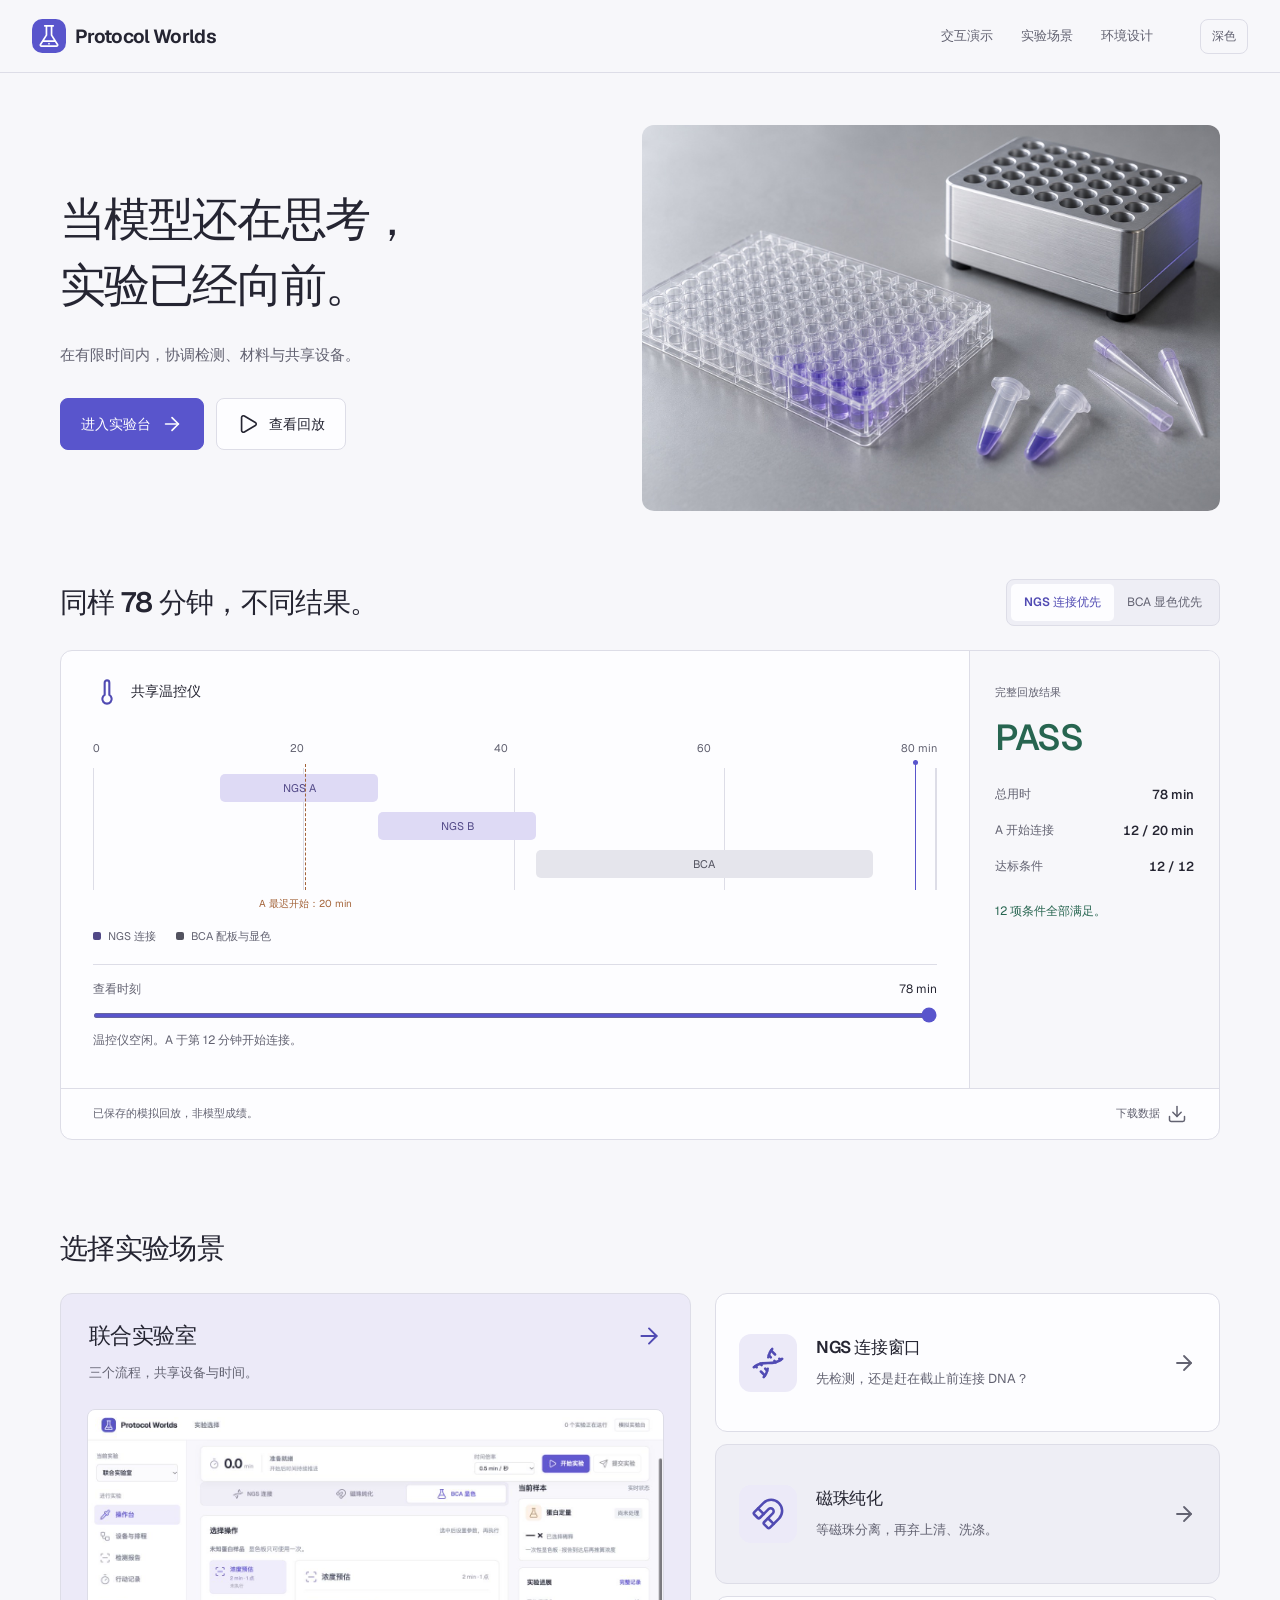
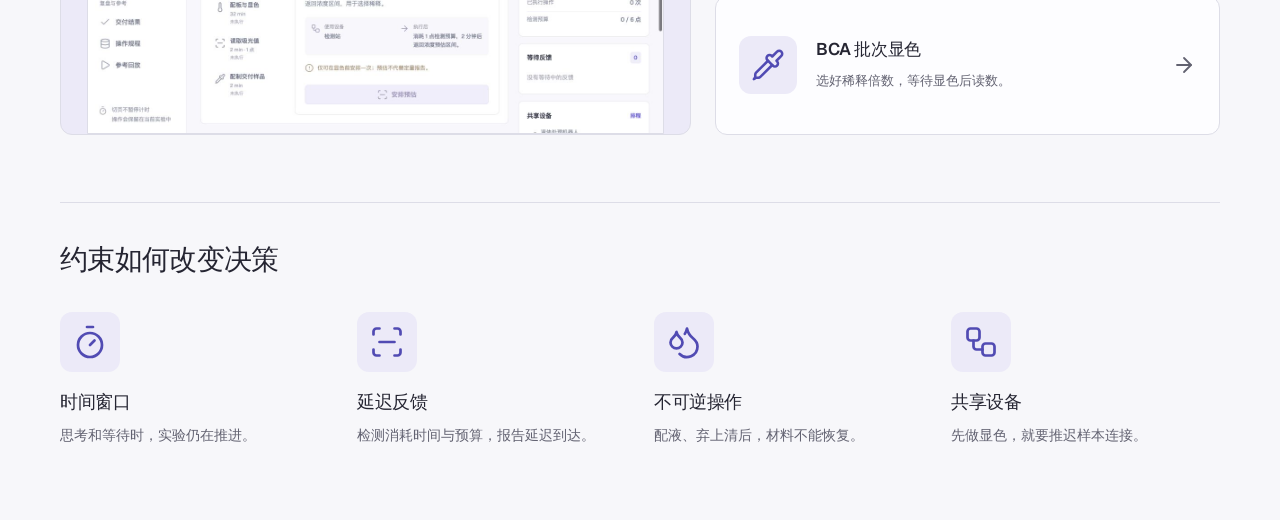
<file: science-lab/index.html>
<!doctype html>
<html lang="zh-CN">
<head>
  <meta charset="utf-8">
  <meta name="viewport" content="width=device-width, initial-scale=1">
  <meta name="theme-color" content="#f7f7fa">
  <meta name="description" content="Protocol Worlds：从公开实验协议出发，探索延迟反馈、不可逆操作与共享资源中的智能体行动取舍。">
  <title>Protocol Worlds · 可演化的科学实验环境</title>
  <link rel="icon" href="./mark.svg" type="image/svg+xml">
  <link rel="preload" href="./assets/fonts/geist-variable.woff2" as="font" type="font/woff2" crossorigin>
  <link rel="preload" href="./assets/lab-still-life.jpg" as="image">
  <script>
    try { const saved = localStorage.getItem('pw-theme'); if (['light','dark'].includes(saved)) document.documentElement.dataset.theme = saved; } catch {}
  </script>
  <link rel="stylesheet" href="./project.css?v=clear-icons-2">
  <script type="module" src="./project.mjs?v=concise-1"></script>
</head>
<body>
  <a class="skip" href="#main">跳到主要内容</a>
  <header class="site-header">
    <div class="nav-shell">
      <a class="wordmark" href="./" aria-label="Protocol Worlds 首页"><img src="./mark.svg" width="34" height="34" alt=""><span>Protocol Worlds</span></a>
      <nav aria-label="项目导航"><a href="#compare">交互演示</a><a href="#worlds">实验场景</a><a href="#design">环境设计</a></nav>
      <button id="theme-toggle" class="theme-toggle" aria-label="切换显示主题" hidden>切换主题</button>
    </div>
  </header>

  <main id="main">
    <!-- Preserve the project identity; make the experiment the first visual. -->
    <section class="hero wrap" aria-labelledby="project-title">
      <div class="hero-copy">
        <h1 id="project-title">当模型还在思考，<br>实验已经向前。</h1>
        <p>在有限时间内，协调检测、材料与共享设备。</p>
        <div class="hero-actions"><a class="button primary" href="./lab/#experiments">进入实验台 <span data-icon="arrow-right"></span></a><a class="button secondary" href="#compare"><span data-icon="play"></span>查看回放</a></div>
      </div>
      <figure class="hero-visual"><img src="./assets/lab-still-life.jpg" width="1536" height="1024" alt="微孔板、离心管与温控模块的概念配图" fetchpriority="high"></figure>
    </section>

    <!-- A real data-driven comparison, not a decorative product mockup. -->
    <section class="wrap comparison-section" id="compare" aria-labelledby="comparison-heading">
      <div class="comparison-heading"><h2 id="comparison-heading">同样 78 分钟，不同结果。</h2><div class="strategy-switch" role="group" aria-label="选择排程策略"><button data-strategy="joint_reference" aria-pressed="true" disabled>NGS 连接优先</button><button data-strategy="joint_bca_first" aria-pressed="false" disabled>BCA 显色优先</button></div></div>
      <div class="comparison-card" id="comparison-card" aria-busy="true">
        <div id="replay-error" role="status" hidden></div>
        <div class="replay-layout">
          <div class="chart-area">
            <div class="chart-heading"><span data-icon="thermometer"></span><strong>共享温控仪</strong></div>
            <div class="timeline" role="img" id="timeline" aria-label="正在加载温控仪排程">
              <div class="axis"><span>0</span><span>20</span><span>40</span><span>60</span><span>80 min</span></div>
              <div class="timeline-grid"><div class="deadline"><span>A 最迟开始：20 min</span></div><div id="thermal-bars" class="thermal-bars"><span class="skeleton bar-skeleton"></span></div></div>
              <div class="chart-legend"><span><i class="key ngs"></i>NGS 连接</span><span><i class="key bca"></i>BCA 配板与显色</span></div>
            </div>
            <div class="time-control"><label for="replay-time">查看时刻 <output id="replay-clock" for="replay-time">78 min</output></label><input id="replay-time" type="range" min="0" max="78" value="78" step="1" disabled aria-label="回放时刻"><p id="time-note">加载回放…</p></div>
          </div>
          <aside class="replay-verdict" aria-live="polite" aria-atomic="true"><span class="verdict-label">完整回放结果</span><strong id="verdict" class="skeleton">待加载</strong><dl class="verdict-metrics"><div><dt>总用时</dt><dd id="duration" class="skeleton">待加载</dd></div><div><dt>A 开始连接</dt><dd id="start-time" class="skeleton">待加载</dd></div><div><dt>达标条件</dt><dd id="check-count" class="skeleton">待加载</dd></div></dl><p id="verdict-note">加载结果…</p></aside>
        </div>
        <div class="comparison-foot"><span>已保存的模拟回放，非模型成绩。</span><a href="./lab/replays.json" download>下载数据 <span data-icon="download"></span></a></div>
      </div>
    </section>

    <!-- Four environments: one shared laboratory and three focused mechanisms. -->
    <section class="wrap worlds-section" id="worlds" aria-labelledby="worlds-heading">
      <h2 id="worlds-heading">选择实验场景</h2>
      <div class="worlds-grid">
        <a class="world-feature" href="./lab/#joint/operate"><div class="feature-copy"><h3>联合实验室 <span data-icon="arrow-right"></span></h3><p>三个流程，共享设备与时间。</p></div><div class="workbench-preview"><img src="./assets/workbench.jpg" width="1280" height="720" loading="lazy" alt="联合实验室实际界面：样本状态、实验操作与设备状态"></div></a>
        <div class="world-list">
          <a class="world-link" href="./lab/#ngs/operate"><span class="world-icon" data-icon="dna"></span><div><h3>NGS 连接窗口</h3><p>先检测，还是赶在截止前连接 DNA？</p></div><span class="entry-arrow" data-icon="arrow-right"></span></a>
          <a class="world-link" href="./lab/#beads/operate"><span class="world-icon" data-icon="magnet"></span><div><h3>磁珠纯化</h3><p>等磁珠分离，再弃上清、洗涤。</p></div><span class="entry-arrow" data-icon="arrow-right"></span></a>
          <a class="world-link" href="./lab/#bca/operate"><span class="world-icon" data-icon="pipette"></span><div><h3>BCA 批次显色</h3><p>选好稀释倍数，等待显色后读数。</p></div><span class="entry-arrow" data-icon="arrow-right"></span></a>
        </div>
      </div>
    </section>

    <section class="wrap design-section" id="design" aria-labelledby="design-heading">
      <h2 id="design-heading">约束如何改变决策</h2>
      <div class="principles">
        <article><span class="principle-icon" data-icon="timer"></span><h3>时间窗口</h3><p>思考和等待时，实验仍在推进。</p></article>
        <article><span class="principle-icon" data-icon="scan-line"></span><h3>延迟反馈</h3><p>检测消耗时间与预算，报告延迟到达。</p></article>
        <article><span class="principle-icon" data-icon="droplets"></span><h3>不可逆操作</h3><p>配液、弃上清后，材料不能恢复。</p></article>
        <article><span class="principle-icon" data-icon="workflow"></span><h3>共享设备</h3><p>先做显色，就要推迟样本连接。</p></article>
      </div>
    </section>

  </main>
  <noscript><p class="noscript">启用 JavaScript 后可查看回放并运行实验。</p></noscript>
</body>
</html>
</file>
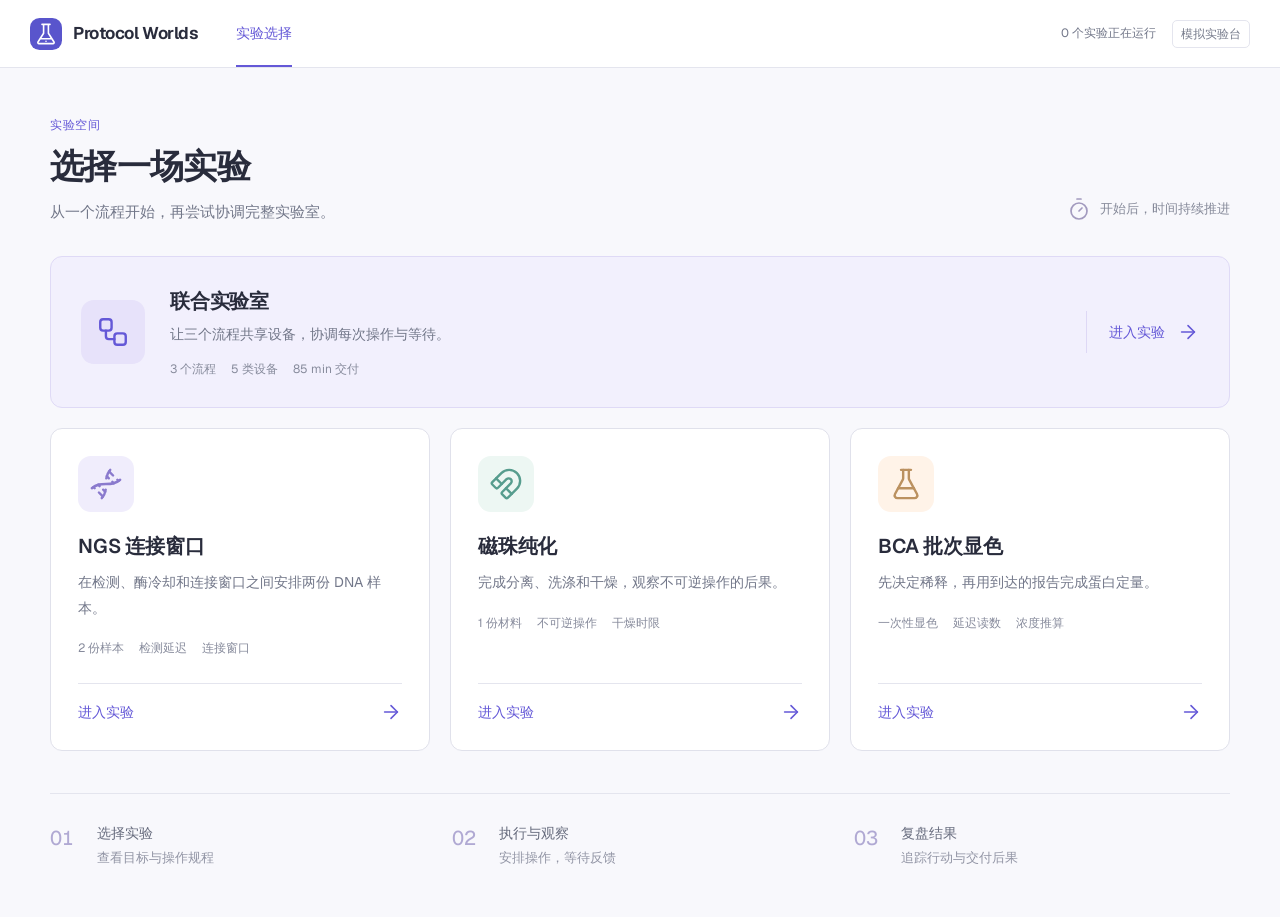
<file: science-lab/lab/index.html>
<!doctype html>
<html lang="zh-CN">
<head>
  <meta charset="utf-8">
  <meta name="viewport" content="width=device-width,initial-scale=1">
  <title>Protocol Worlds · 实验选择</title>
  <meta name="description" content="选择科学实验，在持续计时的环境中操作、等待反馈并查看结果。">
  <link rel="icon" type="image/svg+xml" href="../mark.svg">
  <link rel="preload" href="../assets/fonts/geist-variable.woff2" as="font" type="font/woff2" crossorigin>
  <link rel="stylesheet" href="style.css?v=pages-9">
  <link rel="stylesheet" href="layout.css?v=pages-9">
  <script type="module" src="app.mjs?v=pages-9"></script>
</head>
<body>
<a href="#main" class="skip-link">跳到工作区</a>
<div class="app-shell" data-page="experiments">
  <header class="topbar">
    <a class="brand" href="../" aria-label="返回 Protocol Worlds 项目首页"><img src="../mark.svg" alt="" width="32" height="32"><span>Protocol Worlds</span></a>
    <nav class="global-nav" aria-label="工作台导航"><a href="#experiments" data-global="experiments">实验选择</a></nav>
    <div class="topbar-meta"><span id="active-count">没有运行中的实验</span><span class="demo-label">模拟实验台</span></div>
  </header>
  <aside class="sidebar" id="sidebar">
    <label class="scenario-select">当前实验<select id="scenario-switch" aria-label="切换实验"></select></label>
    <nav id="nav" aria-label="实验页面"></nav>
    <div class="sidebar-bottom"><span data-icon="timer"></span><p>切页不暂停计时<br>操作会保留在当前实验中</p></div>
  </aside>
  <div class="main-shell">
    <main id="main" tabindex="-1">
      <div id="error" class="error" role="status" aria-live="polite" hidden></div>
      <section id="experiment-view">
        <div class="chooser-heading"><div><span class="page-label">实验空间</span><h1>选择一场实验</h1><p>从一个流程开始，再尝试协调完整实验室。</p></div><span class="chooser-note"><span data-icon="timer"></span>开始后，时间持续推进</span></div>
        <div id="experiment-list" class="experiment-grid"></div>
        <section class="journey-guide" aria-label="实验过程"><div><span>01</span><strong>选择实验</strong><p>查看目标与操作规程</p></div><div><span>02</span><strong>执行与观察</strong><p>安排操作，等待反馈</p></div><div><span>03</span><strong>复盘结果</strong><p>追踪行动与交付后果</p></div></section>
      </section>
      <section id="lab-view" hidden>
        <div class="breadcrumb"><button id="menu-toggle" class="icon-button mobile-menu" aria-label="展开实验页面" aria-expanded="false" aria-controls="sidebar"><span data-icon="menu"></span></button><a href="#experiments">实验选择</a><span>/</span><strong id="breadcrumb-name"></strong><span>/</span><span id="page-name">操作台</span></div>
        <div class="heading"><div><h1 id="title"></h1><p id="subtitle"></p></div><span id="run-status" class="status-badge">尚未开始</span></div>
        <div class="goal"><span class="goal-label">目标</span><div id="goal"></div></div>
        <section class="runbar" aria-label="实验运行控制">
          <div class="clock"><span data-icon="timer"></span><div><span id="clock">0.0</span><small>min</small></div></div>
          <div id="clock-note"></div>
          <label class="speed-control">时间倍率<select id="speed"><option value="0.2">0.2 min / 秒</option><option value="0.5" selected>0.5 min / 秒</option><option value="1">1 min / 秒</option></select></label>
          <div class="run-actions"><button class="primary" id="start">开始实验</button><button id="submit">提交实验</button></div>
        </section>
        <section data-view-panel="operate" id="view-operate" aria-label="操作台">
          <div class="bench-layout">
            <div class="bench-main">
              <div id="workflow-switcher"></div>
              <section class="panel operation-panel"><div class="panel-heading"><h2>选择操作</h2><span class="quiet-label">选中后设置参数，再执行</span></div><div id="actions"></div></section>
            </div>
            <aside class="inspector">
              <section class="sample-inspector"><div class="section-heading"><h2>当前样本</h2><span>实时状态</span></div><div id="samples" class="samples"></div></section>
              <section class="panel"><div class="panel-heading"><h2>实验进展</h2><button class="text-button" data-open-view="records">完整记录</button></div><div id="run-summary"></div></section>
              <section class="panel"><div class="panel-heading"><h2>等待反馈</h2><span id="pending-count" class="count-badge">0</span></div><div id="pending-feedback"></div></section>
              <section class="panel"><div class="panel-heading"><h2>共享设备</h2><button class="text-button" data-open-view="schedule">排程</button></div><div id="device-preview" class="device-preview"></div></section>
              <section class="panel feedback-panel"><div class="panel-heading"><h2>最新反馈</h2><button class="text-button" data-open-view="reports">全部报告</button></div><div id="latest-feedback"></div></section>
            </aside>
          </div>
        </section>
        <section data-view-panel="schedule" id="view-schedule" aria-label="设备与排程" hidden>
          <div class="page-heading"><h2>设备与排程</h2><p>查看已承诺的占用，以及何时可以安排下一次操作。</p></div>
          <section class="panel timeline-panel"><div class="panel-heading"><h2>资源占用时间轴</h2><div class="timeline-legend"><span><i class="ngs-key"></i>NGS</span><span><i class="beads-key"></i>磁珠</span><span><i class="bca-key"></i>BCA</span></div></div><div id="timeline"></div><p class="timeline-caption">竖线为当前时间，空白为未安排的占用。</p></section>
          <section class="panel equipment-panel"><div class="panel-heading"><h2>设备与预算</h2></div><div id="resources"></div><div class="budget" id="budget"></div></section>
        </section>
        <section data-view-panel="reports" id="view-reports" aria-label="检测报告" hidden>
          <div class="page-heading"><h2>检测报告</h2><p>仅显示已经到达的反馈，采样时刻与到达时刻分别保留。</p></div>
          <section class="panel"><div class="panel-heading"><h2>已到达报告</h2><span class="count-badge" id="report-count">0</span></div><div id="reports" class="reports-page"></div></section>
        </section>
        <section data-view-panel="records" id="view-records" aria-label="行动记录" hidden>
          <div class="page-heading"><h2>行动记录</h2><p>区分操作提交、后台完成与反馈到达，保留每次决策的时间。</p></div>
          <div class="records-grid"><section class="panel"><div class="panel-heading"><h2>当前实验时间线</h2><button id="export" class="small">导出 JSON</button></div><ol id="events" class="ledger"></ol></section><section class="panel history"><div class="panel-heading"><h2>历史实验</h2><span class="quiet-label">仅本浏览器</span></div><div id="history"></div></section></div>
        </section>
        <section data-view-panel="results" id="view-results" aria-label="交付结果" hidden>
          <div class="page-heading"><h2>交付结果</h2><p>以提交时的最终状态检查条件，并保留原始行动记录。</p></div>
          <section id="result-empty" class="panel result-empty"><span data-icon="scan-line"></span><h3>尚未提交实验</h3><p>完成操作后，使用上方“提交实验”查看逐项结果。</p><button data-open-view="operate">返回操作台</button></section>
          <section id="result" class="panel result-panel" hidden></section>
          <a id="result-records-link" class="result-records-link" href="#joint/records">查看对应行动记录 <span data-icon="arrow-right"></span></a>
        </section>
        <section data-view-panel="protocol" id="view-protocol" aria-label="操作规程" hidden>
          <div class="page-heading"><h2>操作规程</h2><p>实验目标、可用信息和操作约束。</p></div>
          <section class="panel contract"><div id="contract"></div></section>
        </section>
        <section data-view-panel="replay" id="view-replay" aria-label="参考回放" hidden>
          <div class="page-heading"><h2>参考回放</h2><p>查看已保存的作者策略；不会改变当前实验。</p></div>
          <section class="panel replay"><label for="replay-select">选择回放</label><select id="replay-select"></select><div id="replay-output"></div></section>
        </section>
      </section>
    </main>
  </div>
</div>
</body>
</html>
</file>
<file: science-lab/project.css>
@charset "UTF-8";
@font-face{font-family:Geist;src:url('./assets/fonts/geist-variable.woff2') format('woff2');font-weight:100 900;font-display:swap}
/* Existing brand retained. Surfaces: 12px; controls: 8px. Layer 10: sticky navigation. */
:root{
  --surface:#f7f7fa;--panel:#fdfdff;--subtle:#eeeef5;--ink:#252532;
  --muted:#626271;--line:#dddde7;--accent:#5955cc;--accent-text:#514bb3;
  --accent-soft:#eceaf8;--on-accent:#fdfdff;--success:#276550;--failure:#a04532;
  --ngs-bg:#dedaf5;--ngs-ink:#514887;--bca-bg:#e5e5ec;--bca-ink:#52525f;
  --late-bg:#f3ded9;--late-ink:#953e30;--deadline:#a36339;--skeleton:#e3e2ed;
  color-scheme:light;font-family:Geist,"PingFang SC","Microsoft YaHei",sans-serif;
  color:var(--ink);background:var(--surface);font-synthesis:none;
}
@media(prefers-color-scheme:dark){:root:not([data-theme="light"]){
  --surface:#17171c;--panel:#202027;--subtle:#27272f;--ink:#edecf3;
  --muted:#b0aebf;--line:#41414d;--accent:#b7afff;--accent-text:#c3bcff;
  --accent-soft:#333040;--on-accent:#201c36;--success:#9dd5b9;--failure:#f0ae9e;
  --ngs-bg:#423958;--ngs-ink:#e2d6ff;--bca-bg:#363641;--bca-ink:#dddce7;
  --late-bg:#50322f;--late-ink:#f9c4b8;--deadline:#ecb081;--skeleton:#373540;color-scheme:dark;
}}
:root[data-theme="dark"]{
  --surface:#17171c;--panel:#202027;--subtle:#27272f;--ink:#edecf3;
  --muted:#b0aebf;--line:#41414d;--accent:#b7afff;--accent-text:#c3bcff;
  --accent-soft:#333040;--on-accent:#201c36;--success:#9dd5b9;--failure:#f0ae9e;
  --ngs-bg:#423958;--ngs-ink:#e2d6ff;--bca-bg:#363641;--bca-ink:#dddce7;
  --late-bg:#50322f;--late-ink:#f9c4b8;--deadline:#ecb081;--skeleton:#373540;color-scheme:dark;
}
*{box-sizing:border-box}html{scroll-behavior:smooth;scroll-padding-top:100px}body{margin:0}
figure,dl,dd{margin:0}a{color:inherit;text-decoration:none}button,input{font:inherit}
button{cursor:pointer}button:disabled{cursor:wait}button,a,input{-webkit-tap-highlight-color:transparent}
a:focus-visible,button:focus-visible,input:focus-visible{outline:3px solid var(--accent);outline-offset:5px}
p{line-height:1.8;margin:0}h1,h2,h3{margin:0;font-weight:600;letter-spacing:-.025em}
h2{font-size:28px;line-height:1.45}[data-icon]{display:inline-flex;align-items:center;justify-content:center;flex:none}svg.icon{display:block;width:24px;height:24px;flex:none;stroke-width:1.8}
img{display:block;max-width:100%}[hidden]{display:none!important}.wrap{width:min(1160px,calc(100% - 64px));margin-inline:auto}
.skip{position:fixed;top:-80px;left:12px;background:var(--ink);color:var(--surface);padding:12px;z-index:20}.skip:focus{top:12px}
.site-header{position:sticky;top:0;z-index:10;border-bottom:1px solid var(--line);background:var(--surface)}
.nav-shell{height:72px;width:min(1320px,calc(100% - 64px));margin:auto;display:flex;align-items:center;gap:35px}
.wordmark{display:inline-flex;align-items:center;gap:9px;font-weight:650;letter-spacing:-.035em;font-size:19px;white-space:nowrap}
.site-header nav{display:flex;align-items:center;gap:28px;font-size:13px;color:var(--muted);margin-left:auto}
.site-header nav a:hover{color:var(--accent-text)}
.theme-toggle{margin-left:12px;border:1px solid var(--line);color:var(--muted);background:transparent;border-radius:8px;padding:8px 11px;font-size:12px;white-space:nowrap}
.theme-toggle:hover{background:var(--subtle)}
.hero{display:grid;grid-template-columns:1fr 1.1fr;gap:56px;align-items:center;padding-top:52px;padding-bottom:68px}
.hero h1{font-size:clamp(34px,3.6vw,46px);line-height:1.45;letter-spacing:-.04em;max-width:11em;font-weight:620}
.hero-copy>p{color:var(--muted);font-size:15px;margin-top:22px;max-width:27em}
.hero-actions{display:flex;gap:12px;margin-top:30px;flex-wrap:wrap}
.button{display:inline-flex;align-items:center;justify-content:center;gap:10px;padding:14px 20px;border-radius:8px;font-size:14px;font-weight:550;line-height:1.3;white-space:nowrap;transition:transform .18s,background .18s}
.button:hover{transform:translateY(-2px)}.button:active,.theme-toggle:active,.strategy-switch button:active{transform:scale(.98)}
.primary{background:var(--accent);color:var(--on-accent);border:1px solid var(--accent)}
.secondary{border:1px solid var(--line);background:var(--panel);color:var(--ink)}
.secondary:hover{background:var(--subtle)}.button .icon{width:22px;height:22px}
.hero-visual{border-radius:12px;overflow:hidden;aspect-ratio:3/2;background:var(--subtle)}
.hero-visual img{width:100%;height:100%;object-fit:cover}
.comparison-section{padding-bottom:20px}.comparison-heading{display:flex;justify-content:space-between;align-items:center;gap:25px;margin-bottom:24px}
.strategy-switch{display:flex;padding:4px;background:var(--subtle);border-radius:8px;flex:none;border:1px solid var(--line)}
.strategy-switch button{border-radius:5px;padding:10px 13px;background:transparent;border:0;font-size:12px;color:var(--muted);white-space:nowrap;transition:transform .18s,background .18s}
.strategy-switch button[aria-pressed=true]{background:var(--panel);color:var(--accent-text);font-weight:600}
.comparison-card{border:1px solid var(--line);border-radius:12px;background:var(--panel);overflow:hidden}
.replay-layout{display:grid;grid-template-columns:minmax(0,1fr) 250px}.chart-area{padding:27px 32px 22px}
.chart-heading{display:flex;align-items:center;gap:10px;margin-bottom:27px;font-size:14px}.chart-heading .icon{color:var(--accent-text);width:28px;height:28px}
.chart-heading strong{font-weight:550}.timeline{padding-top:8px}.axis{display:flex;justify-content:space-between;color:var(--muted);font-size:11px;font-variant-numeric:tabular-nums;margin-bottom:13px}
.timeline-grid{position:relative;height:122px;background:repeating-linear-gradient(90deg,transparent,transparent calc(25% - 1px),var(--line) calc(25% - 1px),var(--line) 25%);border-left:1px solid var(--line);border-right:1px solid var(--line)}
.deadline{position:absolute;left:25%;top:-4px;bottom:0;border-left:1px dashed var(--deadline);z-index:2;pointer-events:none}
.deadline>span{position:absolute;bottom:-23px;left:0;transform:translateX(-50%);white-space:nowrap;color:var(--deadline);font-size:10px;padding:2px 6px;background:var(--panel)}
.thermal-bars{position:absolute;inset:0}.thermal-bar{position:absolute;height:28px;border-radius:5px;display:flex;align-items:center;justify-content:center;font-size:11px;white-space:nowrap;overflow:hidden}
.thermal-bar.ngs{background:var(--ngs-bg);color:var(--ngs-ink)}.thermal-bar.bca{background:var(--bca-bg);color:var(--bca-ink)}
.thermal-bar span{overflow:hidden;text-overflow:ellipsis;padding:0 4px}.thermal-bar.future{border:1px dashed currentColor;background:var(--panel)}
.thermal-bar.late{background:var(--late-bg);color:var(--late-ink)}.thermal-bar.late.future{background:var(--panel)}
.playhead{position:absolute;top:-8px;bottom:0;z-index:3;border-left:1px solid var(--accent);pointer-events:none}
.playhead:before{content:"";position:absolute;width:5px;height:5px;border-radius:50%;background:var(--accent);top:0;left:-3px}
.chart-legend{display:flex;gap:20px;align-items:center;margin-top:39px;font-size:11px;color:var(--muted)}.chart-legend>span{display:flex;align-items:center;gap:7px}
.key{display:inline-block;width:8px;height:8px;border-radius:2px}.key.ngs{background:var(--ngs-ink)}.key.bca{background:var(--bca-ink)}
.time-control{margin-top:20px;padding-top:16px;border-top:1px solid var(--line)}.time-control label{display:flex;justify-content:space-between;font-size:12px;color:var(--muted)}
.time-control output{color:var(--ink);font-variant-numeric:tabular-nums}.time-control input{display:block;width:100%;margin:15px 0 12px;accent-color:var(--accent);height:5px;cursor:pointer}
.time-control p{font-size:12px;color:var(--muted);min-height:36px;line-height:1.7}
.replay-verdict{background:var(--surface);border-left:1px solid var(--line);padding:29px 25px}.verdict-label{font-size:11px;color:var(--muted)}
.replay-verdict>strong{display:block;font-size:36px;font-weight:550;letter-spacing:-.04em;margin:13px 0 25px;color:var(--success);min-height:47px}
.replay-verdict.failed>strong{color:var(--failure)}.verdict-metrics{display:grid;gap:19px}.verdict-metrics>div{display:flex;justify-content:space-between;gap:7px;font-size:12px;align-items:center}
.verdict-metrics dt{color:var(--muted)}.verdict-metrics dd{font-size:13px;font-weight:550;font-variant-numeric:tabular-nums;white-space:nowrap}
.replay-verdict p{margin-top:25px;font-size:12px;color:var(--success);line-height:1.85}.replay-verdict.failed p{color:var(--failure)}
.comparison-foot{border-top:1px solid var(--line);padding:15px 32px;display:flex;justify-content:space-between;align-items:center;gap:16px;font-size:11px;color:var(--muted)}
.comparison-foot a{display:flex;align-items:center;gap:7px;white-space:nowrap}.comparison-foot a .icon{width:20px;height:20px}
#replay-error{padding:18px 28px;background:var(--late-bg);color:var(--late-ink);font-size:13px}
.unavailable .replay-verdict>strong,.unavailable .replay-verdict p{color:var(--muted)}.unavailable button:disabled,.unavailable input:disabled{cursor:not-allowed}
.skeleton{border-radius:5px;background:var(--skeleton);color:transparent!important;user-select:none}.bar-skeleton{display:block;position:absolute;top:7px;left:15%;width:19%;height:28px}
.worlds-section{padding-top:68px;padding-bottom:67px}.worlds-grid{display:grid;grid-template-columns:1.25fr 1fr;gap:24px;margin-top:25px}
.world-feature{border:1px solid var(--line);background:var(--accent-soft);border-radius:12px;overflow:hidden;display:flex;flex-direction:column}
.feature-copy{padding:27px 28px 24px}.feature-copy h3{display:flex;align-items:center;justify-content:space-between;font-size:22px}
.feature-copy h3 .icon{color:var(--accent-text);width:26px;height:26px;transition:transform .18s}.feature-copy p{margin-top:10px;font-size:13px;color:var(--muted)}
.workbench-preview{padding:0 26px;margin-top:auto;overflow:hidden}.workbench-preview img{width:100%;height:auto;border:1px solid var(--line);border-radius:8px 8px 0 0;transition:transform .3s;transform-origin:bottom}
.world-feature:hover .workbench-preview img{transform:translateY(-4px)}.world-feature:hover .feature-copy .icon,.world-link:hover>.entry-arrow{transform:translateX(3px)}
.world-list{display:grid;grid-template-rows:repeat(3,1fr);gap:12px}.world-link{display:flex;align-items:center;gap:19px;padding:23px;border:1px solid var(--line);border-radius:12px;background:var(--panel);transition:background .18s}
.world-link:nth-child(2){background:var(--subtle)}.world-link:hover{background:var(--accent-soft)}.world-icon{color:var(--accent-text);width:58px;height:58px;border-radius:12px;background:var(--accent-soft)}.world-icon .icon{width:34px;height:34px}
.world-link h3{font-size:17px;font-weight:600}.world-link p{font-size:13px;color:var(--muted);margin-top:8px}.world-link>.entry-arrow{margin-left:auto;color:var(--muted);transition:transform .18s}.entry-arrow .icon{width:24px;height:24px}.world-link>div{min-width:0}
.design-section{padding-top:36px;padding-bottom:72px;border-top:1px solid var(--line)}
.principles{display:grid;grid-template-columns:repeat(4,minmax(0,1fr));gap:28px;margin-top:32px}.principle-icon{width:60px;height:60px;background:var(--accent-soft);border-radius:12px;color:var(--accent-text)}.principle-icon .icon{width:36px;height:36px}
.principles h3{font-size:18px;margin-top:18px}.principles p{font-size:14px;color:var(--muted);margin-top:9px;max-width:18em}
@media(max-width:1024px){
  .hero{gap:30px;padding-block:43px 54px}.hero h1{font-size:34px}.hero-copy>p{font-size:13px}.hero-actions{gap:9px}.button{font-size:13px;padding:13px 16px}
  .nav-shell{gap:20px}.site-header nav{gap:21px;font-size:12px}.theme-toggle{margin-left:0}.comparison-heading h2{font-size:24px}.chart-area{padding:25px}.replay-layout{grid-template-columns:minmax(0,1fr) 230px}
  .worlds-grid{grid-template-columns:1.1fr 1fr;gap:18px}.world-link{padding:19px;gap:14px}.world-link h3{font-size:16px}.world-link p{font-size:13px}.feature-copy{padding:23px}.workbench-preview{padding:0 19px}
}
@media(max-width:768px){
  html{scroll-padding-top:120px}.wrap{width:calc(100% - 36px)}h2{font-size:25px}
  .nav-shell{width:calc(100% - 36px);height:auto;min-height:96px;flex-wrap:wrap;gap:0;padding:15px 0 12px}.wordmark{font-size:17px}.wordmark img{width:30px;height:30px}
  .site-header nav{width:100%;order:3;justify-content:flex-start;gap:30px;margin-top:17px;font-size:13px}.theme-toggle{margin-left:auto;font-size:11px;padding:6px 9px}
  .hero{grid-template-columns:1fr;gap:25px;padding-top:32px;padding-bottom:40px}.hero h1{font-size:33px;max-width:11em}.hero-copy>p{font-size:13px;margin-top:14px}.hero-actions{margin-top:21px}
  .hero-visual{max-height:250px;aspect-ratio:16/9}.hero-visual img{object-position:center 55%}
  .comparison-heading{display:block;margin-bottom:20px}.comparison-heading h2{font-size:24px}.strategy-switch{margin-top:18px;width:fit-content;max-width:100%}.strategy-switch button{padding:11px 14px;font-size:12px}
  .replay-layout{grid-template-columns:1fr}.chart-area{padding:23px}.chart-heading{margin-bottom:26px}.time-control p{font-size:11px;min-height:38px}
  .replay-verdict{border-left:0;border-top:1px solid var(--line);display:grid;grid-template-columns:110px minmax(0,1fr);column-gap:23px;padding:24px}
  .verdict-label{grid-column:1;font-size:11px}.replay-verdict>strong{grid-column:1;grid-row:2;margin:4px 0 0;font-size:31px;min-height:40px}.verdict-metrics{grid-column:2;grid-row:1/3;gap:13px}.verdict-metrics>div{font-size:11px}.verdict-metrics dd{font-size:12px}.replay-verdict p{grid-column:1/-1;margin-top:18px;font-size:11px}
  .comparison-foot{padding:16px 23px;font-size:10px;gap:10px}.comparison-foot a{gap:5px}.comparison-foot a .icon{width:20px;height:20px}
  .worlds-section{padding-top:35px;padding-bottom:40px}.worlds-grid{grid-template-columns:1fr;gap:17px;margin-top:20px}.feature-copy{padding:24px}.feature-copy h3{font-size:21px}.workbench-preview{padding:0 21px;max-height:270px}.world-list{gap:10px}.world-link{padding:22px;gap:18px}.world-link h3{font-size:17px}.world-link p{font-size:13px}
  .design-section{padding-block:31px 44px}.principles{grid-template-columns:repeat(2,minmax(0,1fr));gap:27px 19px;margin-top:28px}.principles h3{margin-top:15px;font-size:17px}.principles p{font-size:13px;max-width:13em;line-height:1.8}
}
@media(max-width:390px){.world-icon{width:50px;height:50px}.world-icon .icon{width:32px;height:32px}.hero h1{font-size:31px}.chart-area{padding:22px 18px}.replay-verdict{padding:22px 18px;column-gap:12px}.comparison-foot{padding-inline:18px;font-size:9px}.chart-legend{font-size:10px}.deadline>span{font-size:9px}.world-link{padding:20px 16px;gap:14px}.world-link p{font-size:13px}}
@media(prefers-reduced-motion:reduce){html{scroll-behavior:auto}*,*:before,*:after{animation:none!important;transition:none!important}}
.noscript{text-align:center;padding:20px}
</file>
<file: science-lab/lab/style.css>
:root{--ink:#202535;--muted:#727887;--line:#e6e8ef;--canvas:#f7f8fb;--accent:#6458d7;--accent-soft:#efedfd;--teal:#238676;--red:#bb494b}
*{box-sizing:border-box}
body{margin:0;background:var(--canvas);color:var(--ink);font:16px/1.6 -apple-system,BlinkMacSystemFont,"Segoe UI","PingFang SC","Microsoft Yahei",sans-serif}
h1,h2,h3,p{margin:0}
h1{font-size:30px;font-weight:650;letter-spacing:-.7px;line-height:1.4}
h2{font-size:16px;font-weight:650}
h3{font-size:15px;font-weight:600}
p{color:var(--muted)}
a{color:var(--accent);text-underline-offset:3px}
button,input,select{font:inherit;font-size:14px;min-height:40px;border:1px solid #dcdfe8;border-radius:7px;background:#fff;color:var(--ink);padding:8px 12px}
button{font-weight:550;cursor:pointer;display:inline-flex;justify-content:center;align-items:center;gap:8px;transition:background .15s,border-color .15s}
button:hover{background:#f3f2fc;border-color:#b6b0e9}
button:disabled{opacity:.45;cursor:not-allowed}
button.primary{background:var(--accent);border-color:var(--accent);color:#fff;box-shadow:0 2px 4px #6458d725}
button.primary:hover{background:#5448c3}
button.danger{color:var(--red);background:#fff7f6;border-color:#edcdca}
button.small{font-size:13px;min-height:32px;padding:4px 9px}
button.text-button{color:var(--accent);border:0;background:none;min-height:28px;padding:0;font-size:13px}
button.icon-button{padding:7px;min-height:32px}
.icon{width:19px;height:19px;flex-shrink:0;vertical-align:middle}
button:focus-visible,a:focus-visible,summary:focus-visible,input:focus-visible,select:focus-visible{outline:3px solid #a39af0;outline-offset:3px}
input{min-width:0}
input::placeholder{color:#959baa}
summary{cursor:pointer}
table{border-collapse:collapse;width:100%}
td,th{text-align:left;padding:7px;border-bottom:1px solid var(--line)}
[hidden]{display:none!important}
.skip-link{position:fixed;z-index:30;left:250px;top:-80px;background:#fff;padding:12px}
.skip-link:focus{top:12px}
.badge,.demo-label,.status-badge,.count-badge{display:inline-flex;align-items:center;font-size:12px;font-weight:550;line-height:1.5;border-radius:5px;padding:4px 8px;white-space:nowrap}
.badge{background:#f0f1f6;color:#7a7f8c}
.status-badge{background:#efeff5;color:#747888;padding:6px 10px}
.status-badge.running{background:#e5f4ef;color:#207360}
.status-badge.finished{background:var(--accent-soft);color:var(--accent)}
.count-badge{min-width:24px;justify-content:center;background:#f0effa;color:var(--accent)}
.eyebrow,.section-kicker{font-size:12px;letter-spacing:1.3px;color:#898b9d;font-weight:550}
.quiet-label{color:var(--muted);font-size:12px}
.section-heading{display:flex;align-items:center;justify-content:space-between;gap:12px;margin:22px 0 12px}
.section-heading span{font-size:12px;color:var(--muted)}
.panel{min-width:0;background:#fff;border:1px solid var(--line);border-radius:12px;padding:20px;box-shadow:0 2px 4px #1b244004}
.panel-heading{display:flex;align-items:center;justify-content:space-between;gap:12px;margin-bottom:18px}
.panel-heading .section-kicker{display:block;margin-bottom:3px}
.pass{color:var(--teal)}
.fail{color:var(--red)}
.error{border:1px solid #f1ccc7;background:#fff3f1;color:#a24c41;padding:12px 16px;border-radius:8px;margin-bottom:16px;font-size:14px}
.empty{display:flex;flex-direction:column;align-items:center;justify-content:center;text-align:center;gap:10px;min-height:145px;padding:20px 12px;color:var(--muted);font-size:13px}
.empty .icon{width:26px;height:26px;color:#acafc1}
.empty strong{font-size:14px;font-weight:550;color:#71778b}
.empty small{max-width:230px;line-height:1.7}
.checks{list-style:none;padding:0;margin:12px 0}
.checks li{display:flex;gap:10px;padding:11px 0;border-bottom:1px solid var(--line);font-size:14px}
.checks small{display:block;color:var(--muted);font-size:12px}
.bar{height:4px;background:#eeedf6;border-radius:4px;margin:9px 0;overflow:hidden}
.bar i{display:block;height:100%;background:#aaa3e6}
.bar i.bad{background:var(--red)}
</file>
<file: science-lab/lab/layout.css>
@font-face {
  font-family: Geist;
  src: url('../assets/fonts/geist-variable.woff2') format('woff2');
  font-style: normal;
  font-weight: 100 900;
  font-display: swap;
}

:root {
  --ink: #292c3c;
  --muted: #727789;
  --line: #e4e5ee;
  --canvas: #f8f8fc;
  --accent: #6458d7;
  --accent-soft: #efedfc;
  --header-height: 68px;
  --sidebar-width: 220px;
}

body {
  font-family: Geist, -apple-system, BlinkMacSystemFont, 'PingFang SC', 'Microsoft Yahei', sans-serif;
  font-size: 14px;
  line-height: 1.6;
}
button, input, select { font-family: inherit; }
button, input, select, a { -webkit-tap-highlight-color: transparent; }
button, input, select { min-height: 40px; }
button:disabled { opacity: .5; }
button:disabled:hover { border-color: var(--line); background: inherit; }
button.primary:disabled:hover { background: var(--accent); border-color: var(--accent); }
a { text-underline-offset: 4px; }
h1 { font-size: 28px; line-height: 1.35; letter-spacing: -.7px; }
h2 { font-size: 16px; letter-spacing: -.2px; }
h3 { font-size: 15px; }
.icon { width: 24px; height: 24px; }
.skip-link { left: 18px; z-index: 60; border-radius: 8px; }

/* The header belongs to the whole workspace; the sidebar provides page context. */
.app-shell {
  display: grid;
  grid-template-columns: var(--sidebar-width) minmax(0, 1fr);
  grid-template-rows: var(--header-height) 1fr;
  min-height: 100dvh;
}
.topbar {
  position: sticky;
  top: 0;
  z-index: 40;
  grid-column: 1 / -1;
  grid-row: 1;
  display: flex;
  align-items: center;
  gap: 38px;
  height: var(--header-height);
  padding: 0 30px;
  background: #fff;
  border-bottom: 1px solid var(--line);
}
.brand {
  display: inline-flex;
  align-items: center;
  gap: 11px;
  color: var(--ink);
  text-decoration: none;
  white-space: nowrap;
  font-size: 17px;
  font-weight: 650;
  letter-spacing: -.45px;
}
.brand img { display: block; width: 32px; height: 32px; }
.global-nav { display: flex; align-self: stretch; gap: 27px; }
.global-nav a {
  position: relative;
  display: flex;
  align-items: center;
  color: var(--muted);
  text-decoration: none;
  font-size: 14px;
  font-weight: 500;
  white-space: nowrap;
}
.global-nav a:hover { color: var(--accent); }
.global-nav a.selected, .global-nav a[aria-current='page'] { color: var(--accent); }
.global-nav a.selected::after, .global-nav a[aria-current='page']::after {
  content: '';
  position: absolute;
  right: 0;
  bottom: 0;
  left: 0;
  height: 2px;
  background: var(--accent);
}
.topbar-meta { display: flex; align-items: center; gap: 16px; margin-left: auto; color: var(--muted); font-size: 12px; white-space: nowrap; }
.demo-label { border: 1px solid var(--line); font-weight: 400; color: #777c8c; }
.sidebar {
  position: sticky;
  top: var(--header-height);
  grid-column: 1;
  grid-row: 2;
  display: flex;
  flex-direction: column;
  height: calc(100dvh - var(--header-height));
  padding: 25px 14px 20px;
  overflow-y: auto;
  overscroll-behavior: contain;
  background: #fff;
  border-right: 1px solid var(--line);
}
.scenario-select { display: block; padding: 0 5px 22px; color: var(--muted); font-size: 12px; }
.scenario-select select { display: block; width: 100%; margin-top: 8px; padding: 8px 9px; font-size: 13px; font-weight: 500; background: #fbfbfe; }
#nav { display: flex; flex-direction: column; gap: 4px; }
.nav-section { padding: 18px 12px 6px; color: #9195a4; font-size: 12px; }
.nav-section:first-child { padding-top: 0; }
#nav a {
  display: flex;
  align-items: center;
  gap: 11px;
  min-height: 44px;
  padding: 9px 12px;
  border-radius: 7px;
  text-decoration: none;
  font-size: 14px;
  font-weight: 500;
  color: #74798b;
}
#nav a .icon { color: #969bad; }
#nav a:hover { background: #f7f6fc; color: var(--accent); }
#nav a.selected, #nav a.active { background: var(--accent-soft); color: var(--accent); }
#nav a.selected .icon, #nav a.active .icon { color: var(--accent); }
.nav-count { margin-left: auto; font-size: 12px; color: #9094a4; }
.sidebar-bottom { display: flex; align-items: flex-start; gap: 10px; margin: auto 9px 0; padding-top: 32px; color: #9b9dab; }
.sidebar-bottom p { color: #9094a3; font-size: 12px; line-height: 1.8; }
.sidebar-bottom .icon { width: 20px; height: 20px; margin-top: 2px; }
.main-shell { grid-column: 2; grid-row: 2; min-width: 0; }
main { width: 100%; max-width: 1440px; margin: 0 auto; padding: 27px 30px 48px; min-width: 0; }
.app-shell[data-page='experiments'] { grid-template-columns: minmax(0, 1fr); }
.app-shell[data-page='experiments'] .sidebar { display: none; }
.app-shell[data-page='experiments'] .main-shell { grid-column: 1; }
.app-shell[data-page='experiments'] main { max-width: 1240px; padding-top: 48px; }
.mobile-menu { display: none; }

/* Choosing an experiment is a separate, spacious landing page. */
.chooser-heading { display: flex; align-items: flex-end; justify-content: space-between; gap: 28px; margin-bottom: 32px; }
.page-label { display: block; margin-bottom: 9px; color: var(--accent); font-size: 12px; font-weight: 550; letter-spacing: .5px; }
.chooser-heading h1 { font-size: 34px; }
.chooser-heading p { margin-top: 10px; font-size: 15px; }
.chooser-note { display: flex; align-items: center; gap: 9px; padding-bottom: 3px; color: #858999; font-size: 13px; white-space: nowrap; }
.chooser-note .icon { color: #a29abe; }
.experiment-grid { display: grid; grid-template-columns: repeat(3, minmax(0, 1fr)); gap: 20px; }
.experiment-card {
  display: flex;
  flex-direction: column;
  gap: 18px;
  min-width: 0;
  padding: 27px;
  border: 1px solid #e0e1eb;
  border-radius: 12px;
  background: #fff;
  color: var(--ink);
  text-decoration: none;
  transition: border-color .16s, box-shadow .16s;
}
.experiment-card:hover { border-color: #aaa0e5; box-shadow: 0 6px 24px #41356d09; }
.experiment-icon { display: grid; place-items: center; width: 56px; height: 56px; background: #f0edfc; border-radius: 13px; color: #8a7acd; }
.experiment-icon .icon { width: 34px; height: 34px; }
.experiment-card[data-scenario='beads'] .experiment-icon { background: #edf7f3; color: #579d8e; }
.experiment-card[data-scenario='bca'] .experiment-icon { background: #fff3e8; color: #bb9160; }
.experiment-copy h2 { margin-bottom: 8px; font-size: 20px; font-weight: 600; }
.experiment-copy { flex: 1; min-width: 0; }
.experiment-copy p { font-size: 14px; line-height: 1.8; }
.experiment-meta { display: flex; flex-wrap: wrap; gap: 7px 15px; margin-top: 18px; color: #878b9c; font-size: 12px; }
.experiment-meta span { display: inline-flex; align-items: center; gap: 6px; }
.experiment-meta .icon { width: 18px; height: 18px; }
.experiment-card-end { display: flex; align-items: center; justify-content: space-between; gap: 12px; margin-top: 7px; padding-top: 17px; border-top: 1px solid var(--line); color: var(--accent); }
.experiment-card-end > .icon { width: 22px; height: 22px; }
.experiment-status { color: var(--accent); font-size: 14px; font-weight: 500; }
.experiment-status.running { color: var(--teal); }
.experiment-card.featured { display: grid; grid-column: 1 / -1; grid-template-columns: 64px minmax(0, 1fr) auto; column-gap: 25px; align-items: center; padding: 28px 30px; background: #f2f0fd; border-color: #dfdaf6; }
.experiment-card.featured .experiment-icon { grid-column: 1; grid-row: 1; width: 64px; height: 64px; background: #e7e2fa; color: var(--accent); }
.experiment-card.featured .experiment-copy { grid-column: 2; grid-row: 1; }
.experiment-card.featured .experiment-copy h2 { margin-bottom: 5px; }
.experiment-card.featured .experiment-meta { margin-top: 13px; }
.experiment-card.featured .experiment-card-end { grid-column: 3; grid-row: 1; align-self: center; margin: 0; padding: 10px 0 10px 22px; border-top: 0; border-left: 1px solid #ded8f5; }
.journey-guide { display: grid; grid-template-columns: repeat(3, minmax(0, 1fr)); gap: 26px; margin-top: 42px; padding: 28px 0 0; border-top: 1px solid var(--line); }
.journey-guide > div { display: grid; grid-template-columns: 34px 1fr; gap: 3px 13px; }
.journey-guide > div > span { grid-row: 1 / 3; color: #b0a9d3; font-size: 20px; font-weight: 450; font-variant-numeric: tabular-nums; }
.journey-guide strong { font-size: 14px; font-weight: 550; color: #666b7d; }
.journey-guide p { font-size: 13px; color: #9295a5; }

/* The experiment clock and submission controls persist across its pages. */
.breadcrumb { display: flex; align-items: center; gap: 10px; margin-bottom: 21px; color: #9396a5; font-size: 12px; }
.breadcrumb a { color: #83889a; text-decoration: none; }
.breadcrumb a:hover { color: var(--accent); }
.breadcrumb strong { color: #74798b; font-weight: 450; }
.heading { display: flex; align-items: flex-start; justify-content: space-between; gap: 20px; margin-bottom: 12px; }
.heading p { margin-top: 6px; font-size: 14px; }
.heading .status-badge { margin-top: 6px; }
.goal { display: flex; align-items: flex-start; gap: 13px; margin-bottom: 21px; color: #78788b; font-size: 13px; }
.goal-label { flex-shrink: 0; border-right: 1px solid #d9d6e9; padding-right: 13px; color: #8b839f; }
.runbar { position: sticky; top: calc(var(--header-height) + 12px); z-index: 15; display: flex; align-items: center; gap: 17px; min-height: 79px; margin-bottom: 24px; padding: 13px 18px; border: 1px solid var(--line); border-radius: 10px; background: #fff; box-shadow: 0 4px 15px #2b225709; }
.clock { display: flex; align-items: center; gap: 10px; flex-shrink: 0; padding-right: 18px; border-right: 1px solid var(--line); }
.clock > span { color: #a39abb; }
.clock #clock { font-size: 29px; font-weight: 600; line-height: 1.35; letter-spacing: -.9px; font-variant-numeric: tabular-nums; }
.clock small { margin-left: 5px; color: #979aab; font-size: 12px; }
#clock-note { flex: 1; color: #9699a9; font-size: 12px; line-height: 1.75; }
#clock-note strong { display: block; color: #74798b; font-size: 13px; font-weight: 500; }
.live-dot { display: inline-block; width: 6px; height: 6px; margin-right: 6px; border-radius: 50%; background: var(--teal); vertical-align: 2px; }
.speed-control { flex-shrink: 0; color: #9094a3; font-size: 12px; }
.speed-control select { display: block; min-height: 28px; width: 134px; margin-top: 2px; padding: 2px 6px; font-size: 12px; }
.run-actions { display: flex; gap: 8px; }
.run-actions button { min-height: 40px; white-space: nowrap; font-size: 13px; }
.run-actions button .icon { width: 20px; height: 20px; }

/* One selected flow, one selected operation, with state visible alongside it. */
.bench-layout { display: grid; grid-template-columns: minmax(0, 1fr) 292px; gap: 22px; align-items: start; }
.bench-main { min-width: 0; }
.section-heading { margin: 0 0 11px; }
.section-heading span, .quiet-label { color: #898d9d; font-size: 12px; }
.panel { padding: 20px; border-radius: 10px; box-shadow: none; }
.panel-heading { margin-bottom: 17px; }
.workflow-tabs, .flow-tabs { display: flex; gap: 4px; margin-bottom: 22px; padding: 4px; border: 1px solid #e6e3f1; border-radius: 9px; background: #f0eef8; }
.workflow-tabs button, .flow-tabs button { flex: 1; gap: 8px; min-height: 42px; padding: 7px 10px; border: 1px solid transparent; color: #8c879e; background: transparent; font-size: 13px; font-weight: 500; }
.workflow-tabs button:hover, .flow-tabs button:hover { color: var(--accent); }
.workflow-tabs button.selected, .flow-tabs button.selected { border-color: #e6e0f6; background: #fff; color: var(--accent); box-shadow: 0 1px 4px #493a7508; }
.workflow-tabs .icon, .flow-tabs .icon { width: 24px; height: 24px; }
.samples { display: grid; grid-template-columns: repeat(2, minmax(0, 1fr)); gap: 13px; margin-bottom: 21px; }
.samples[data-count='1'] { grid-template-columns: minmax(0, 1fr); }
.sample { min-width: 0; padding: 16px 17px; border: 1px solid var(--line); border-radius: 9px; background: #fff; }
.sample-top { display: flex; align-items: center; gap: 10px; margin-bottom: 11px; }
.sample-top h3 { font-size: 14px; font-weight: 550; }
.sample-icon { display: grid; place-items: center; width: 36px; height: 36px; border-radius: 9px; color: #8d7dc5; background: #f1eefb; }
.sample-icon .icon { width: 24px; height: 24px; }
.beads .sample-icon { background: #eaf6f1; color: #5d9f8d; }
.bca .sample-icon { background: #fff2e6; color: #bd956a; }
.sample .stage { display: inline-flex; align-items: center; max-width: 100%; padding: 2px 7px; border-radius: 4px; background: #f3f4f8; color: #808697; font-size: 12px; }
.sample .stage.bad { background: #fff0ee; color: var(--red); }
.sample .value { margin-top: 6px; font-size: 26px; font-weight: 550; letter-spacing: -.65px; line-height: 1.5; font-variant-numeric: tabular-nums; }
.sample small { color: #858b9b; font-size: 12px; font-weight: 400; letter-spacing: 0; }
.sample .value small { margin-left: 3px; }
.sample > small { display: block; margin-top: 7px; line-height: 1.7; }
.sample .bar { height: 3px; margin: 7px 0; }
.samples[data-count='1'] .sample { display: grid; grid-template-columns: minmax(0, 1fr) auto; gap: 4px 20px; }
.samples[data-count='1'] .sample-top { margin-bottom: 3px; }
.samples[data-count='1'] .stage { align-self: center; justify-self: end; }
.samples[data-count='1'] .value { grid-column: 1; }
.samples[data-count='1'] .sample > small { grid-column: 1 / -1; margin-top: 2px; }
.action-description { margin-bottom: 14px; color: #8b8f9f; font-size: 13px; line-height: 1.7; }
.action-description strong { margin-right: 9px; color: #73798a; font-size: 13px; font-weight: 500; }
.sample-selector { display: flex; align-items: center; justify-content: space-between; gap: 13px; margin-bottom: 18px; padding: 10px 12px; border-radius: 7px; background: #f7f7fc; }
.sample-selector label { display: flex; align-items: center; gap: 12px; color: #777d90; font-size: 13px; }
.sample-selector select { min-height: 32px; padding: 3px 9px; font-size: 13px; }
.sample-selector > span { color: #9195a4; font-size: 12px; }
.operation-workspace { display: grid; grid-template-columns: 170px minmax(0, 1fr); gap: 19px; align-items: start; }
.operation-steps { display: flex; flex-direction: column; gap: 5px; min-width: 0; }
.operation-steps button { display: grid; grid-template-columns: 24px minmax(0, 1fr); gap: 2px 10px; min-width: 0; min-height: 68px; padding: 10px; border: 1px solid transparent; border-radius: 7px; background: #fff; text-align: left; color: #8b90a0; }
.operation-steps button:hover { background: #f7f6fc; color: var(--accent); }
.operation-steps button.selected { border-color: #e5e0f8; background: #f0edfc; color: var(--accent); }
.operation-steps button > .icon { grid-row: 1 / 3; align-self: start; width: 24px; height: 24px; margin-top: 2px; }
.step-copy { display: flex; flex: 1; flex-direction: column; gap: 2px; min-width: 0; }
.step-copy strong { color: #656c80; font-size: 13px; font-weight: 500; line-height: 1.4; }
.step-copy small { color: #9296a6; font-size: 11px; font-weight: 400; }
.operation-steps button.selected .step-copy strong { color: var(--accent); }
.operation-steps button.selected .step-copy small { color: #9386bf; }
.step-state { grid-column: 2; color: #aaa4b8; font-size: 10px; font-weight: 400; line-height: 1.3; }
.step-state:empty { display: none; }
.operation-list { min-width: 0; }
.operation-card { display: flex; flex-direction: column; gap: 18px; min-width: 0; min-height: 344px; padding: 22px; border: 1px solid var(--line); border-radius: 8px; background: #fff; }
.operation-head { display: flex; align-items: center; flex-wrap: wrap; gap: 9px; padding-bottom: 15px; border-bottom: 1px solid #eeeef4; }
.operation-head > .icon { width: 28px; height: 28px; color: #9a8bc4; }
.operation-head h3 { color: #52596d; font-size: 16px; font-weight: 550; }
.operation-head small { margin-left: auto; color: #9497a8; font-size: 12px; white-space: nowrap; }
.operation-card p { color: #858b9c; font-size: 13px; line-height: 1.8; }
.operation-fields { display: grid; grid-template-columns: minmax(0, 1fr); gap: 12px; }
.operation-card label { display: block; min-width: 0; color: #777f92; font-size: 13px; }
.operation-card label select, .operation-card label input { display: block; width: 100%; max-width: 100%; margin-top: 7px; padding: 9px 11px; min-height: 42px; background: #fcfcfe; font-size: 14px; }
.operation-impact { display: grid; grid-template-columns: repeat(2, minmax(0, 1fr)); gap: 13px; padding: 13px; border-radius: 7px; background: #f8f8fc; }
.operation-impact > div { display: flex; align-items: flex-start; gap: 9px; min-width: 0; }
.operation-impact .icon { width: 21px; height: 21px; margin-top: 2px; color: #a39bb8; }
.operation-impact span { min-width: 0; }
.operation-impact small, .operation-impact strong { display: block; }
.operation-impact small { margin-bottom: 3px; color: #999ba9; font-size: 11px; }
.operation-impact strong { color: #787d91; font-size: 12px; font-weight: 500; overflow-wrap: anywhere; }
.operation-card .operation-hint { display: flex; align-items: flex-start; gap: 9px; color: #a18a6c; font-size: 12px; line-height: 1.75; }
.operation-hint .icon { width: 19px; height: 19px; margin-top: 1px; }
.operation-card > button { align-self: stretch; min-height: 43px; margin-top: auto; border-color: var(--accent); background: var(--accent); color: #fff; font-size: 14px; }
.operation-card > button:hover { background: #594dca; border-color: #594dca; }
.operation-card > button:disabled { border-color: #e6e2f5; background: #f1eefb; color: #a49abd; opacity: 1; }
.operation-card > button.danger { border-color: #e6c7c2; background: #fff4f1; color: #b66052; }
.operation-card > button.danger:hover { background: #fceae5; }
.operation-card > button.danger:disabled { border-color: #eee0dc; color: #c4aca6; background: #fbf6f5; }
.operation-feedback { min-height: 23px; margin-top: 12px; color: #7c7596; font-size: 13px; line-height: 1.75; overflow-wrap: anywhere; }
.operation-feedback:empty { display: none; }
.operation-feedback.error { min-height: 0; padding: 10px 12px; color: #a96152; }
.operation-feedback.success { color: var(--teal); }
.operation-footnote { display: flex; align-items: flex-start; gap: 8px; margin-top: 19px; padding-top: 14px; border-top: 1px solid var(--line); color: #9598a8; font-size: 12px; }
.operation-footnote .icon { width: 18px; height: 18px; }

/* Inspector: durable progress, delayed feedback, and shared resources. */
.inspector { display: grid; gap: 15px; min-width: 0; }
.sample-inspector .samples { grid-template-columns: minmax(0, 1fr); margin-bottom: 0; }
.sample-inspector .sample { padding: 13px 15px; }
.sample-inspector .sample-top { margin-bottom: 5px; }
.sample-inspector .sample .value { font-size: 24px; }
.sample-inspector .section-heading { margin-bottom: 10px; }
.inspector .panel { padding: 18px; }
.inspector .panel-heading { gap: 9px; margin-bottom: 13px; }
.inspector .panel-heading h2 { font-size: 14px; font-weight: 600; }
.inspector .text-button { font-size: 12px; }
.summary-row { display: flex; align-items: flex-start; justify-content: space-between; gap: 14px; padding: 8px 0; color: #9295a5; font-size: 12px; }
.summary-row + .summary-row { border-top: 1px solid #f0eff6; }
.summary-row strong, .summary-row b { color: #73798d; font-size: 13px; font-weight: 500; text-align: right; }
.persistent-warning { display: flex; align-items: flex-start; gap: 8px; margin-top: 11px; padding: 10px; border: 1px solid #eee0cb; border-radius: 6px; color: #a18559; background: #fffbf4; font-size: 12px; line-height: 1.75; }
.persistent-warning .icon { width: 18px; height: 18px; margin-top: 2px; }
.pending-item { padding: 10px 0; color: #898e9e; font-size: 12px; }
.pending-item + .pending-item { border-top: 1px solid #eeedf4; }
.pending-item strong { display: block; color: #767b8e; font-size: 13px; font-weight: 500; }
.pending-item small { display: block; margin-top: 4px; color: #9599a8; font-size: 12px; }
.pending-item .icon { width: 20px; height: 20px; margin-right: 7px; color: #a198bd; }
.empty-note { padding: 8px 0; color: #a1a3b1; font-size: 13px; }
.device-preview { display: grid; gap: 9px; }
.device-tile { display: flex; align-items: center; gap: 9px; color: #7e8597; font-size: 12px; }
.device-tile > .icon { width: 22px; height: 22px; color: #a3a7b8; }
.device-tile > span { display: block; min-width: 0; }
.device-tile small { display: block; margin-top: 2px; color: #75988c; font-size: 11px; }
.device-tile.busy small { color: #b49668; }
.inspector .empty { min-height: 106px; padding: 13px 0; gap: 7px; }
.inspector .empty .icon { width: 30px; height: 30px; }
.inspector .empty strong { color: #9597a6; font-size: 13px; font-weight: 400; }
.inspector .empty small { color: #a3a5b2; font-size: 12px; }
.inspector .report { padding: 12px; margin-top: 0; font-size: 12px; }
.inspector .report strong { font-size: 13px; }
.inspector .report table { font-size: 11px; }

/* Dedicated pages retain the same quiet panel and typography system. */
.page-heading { margin: 28px 0 23px; }
.page-heading h2 { font-size: 22px; font-weight: 600; }
.page-heading p { margin-top: 7px; color: #858a9c; font-size: 14px; }
#view-schedule > .panel + .panel { margin-top: 21px; }
.equipment-panel #resources { display: grid; grid-template-columns: repeat(2, minmax(0, 1fr)); column-gap: 32px; }
.resource { display: flex; justify-content: space-between; align-items: center; gap: 12px; padding: 12px 0; border-bottom: 1px solid #eeedf5; font-size: 13px; }
.resource span:first-child { display: flex; align-items: center; gap: 10px; color: #7c8397; }
.resource .icon { width: 24px; height: 24px; color: #9ea5b6; }
.resource span:last-child { padding: 2px 7px; border-radius: 4px; color: #5d9b83; background: #edf6f1; font-size: 12px; white-space: nowrap; }
.resource.busy span:last-child { color: #b68e4d; background: #fff6e7; }
.budget { display: flex; flex-wrap: wrap; gap: 15px 28px; padding-top: 18px; color: #8f95a7; font-size: 13px; }
.budget > span { display: flex; align-items: center; gap: 9px; }
.budget .icon { width: 22px; height: 22px; color: #a2a4b8; }
.budget b { margin-left: 13px; font-weight: 500; color: #72798e; }
.timeline-panel { overflow-x: auto; }
.timeline-panel svg { display: block; width: 100%; min-width: 550px; }
.timeline-legend { display: flex; gap: 15px; color: #8f91a3; font-size: 12px; }
.timeline-legend span { display: flex; align-items: center; gap: 6px; white-space: nowrap; }
.timeline-legend i { width: 7px; height: 7px; border-radius: 2px; }
.ngs-key { background: #8c7bd4; }
.beads-key { background: #65aa9b; }
.bca-key { background: #d5a66c; }
.timeline-caption { margin-top: 17px; color: #a2a5b3; font-size: 12px; }
.reports-page { display: grid; grid-template-columns: repeat(2, minmax(0, 1fr)); gap: 16px; align-items: start; }
.reports-page > .empty { grid-column: 1 / -1; }
.report { min-width: 0; padding: 18px; border: 1px solid #e5e0f5; border-radius: 8px; background: #fbfaff; color: #84889c; font-size: 13px; line-height: 1.8; overflow-wrap: anywhere; }
.report strong { display: block; margin-bottom: 9px; color: #78699f; font-size: 14px; font-weight: 550; }
.report small { display: block; margin-top: 9px; color: #a09eb1; font-size: 12px; }
.report table { margin-top: 13px; font-size: 12px; }
.report th { font-weight: 500; }
.records-grid { display: grid; grid-template-columns: minmax(0, 1.35fr) minmax(0, 1fr); gap: 21px; align-items: start; }
.ledger { margin: 0; padding: 0; list-style: none; }
.ledger li:not(.empty) { display: grid; grid-template-columns: 88px minmax(0, 1fr); gap: 12px; padding: 15px 0; border-bottom: 1px solid #eeedf4; color: #7e8597; font-size: 13px; }
.ledger li:last-child { border-bottom: 0; }
.ledger time { padding-top: 1px; color: #a199bd; font-size: 12px; font-variant-numeric: tabular-nums; }
.history-row { display: flex; align-items: flex-start; justify-content: space-between; gap: 16px; padding: 14px 0; border-bottom: 1px solid #eeedf4; font-size: 13px; }
.history-row span { color: #9195a5; }
.history-row strong { font-size: 12px; font-weight: 500; white-space: nowrap; }
.history p { color: #9096a7; font-size: 13px; line-height: 1.8; }
.result-empty { display: flex; flex-direction: column; align-items: center; gap: 13px; min-height: 290px; padding: 45px 24px; text-align: center; }
.result-empty > span .icon { width: 36px; height: 36px; color: #b2a9cc; }
.result-empty h3 { color: #82869a; font-size: 17px; font-weight: 500; }
.result-empty p { max-width: 410px; color: #999bab; font-size: 14px; }
.result-empty button { margin-top: 7px; }
.result-panel { padding: 27px; }
.result-panel h2 { font-size: 20px; }
.result-panel p { margin-top: 20px; color: #9a9dae; font-size: 13px; }
.checks { margin: 18px 0 0; }
.checks li { padding: 14px 0; color: #7b8295; font-size: 14px; }
.checks li > span { width: 23px; flex-shrink: 0; text-align: center; }
.checks small { margin-top: 4px; color: #999bab; font-size: 12px; }
.result-records-link { display: inline-flex; align-items: center; gap: 8px; margin-top: 18px; font-size: 13px; text-decoration: none; }
.result-records-link .icon { width: 19px; height: 19px; }
.contract { max-width: 100%; padding: 27px; }
.contract h3 { margin: 25px 0 11px; font-size: 16px; color: #656c80; }
.contract h3:first-child { margin-top: 0; }
.contract ul { margin: 0; padding-left: 20px; color: #80879a; font-size: 14px; }
.contract li { margin-bottom: 9px; padding-left: 3px; }
.contract p { margin-top: 12px; color: #8d92a4; font-size: 14px; line-height: 1.9; }
.source-tag, .assumption-tag { display: inline-block; margin-left: 7px; color: #74a797; font-size: 12px; font-weight: 400; }
.assumption-tag { margin-left: 0; color: #b4986c; }
.source-links { display: flex; flex-wrap: wrap; gap: 11px 21px; margin-top: 28px; font-size: 13px; }
.replay { padding: 25px; }
.replay > label { display: block; margin-bottom: 8px; color: #8c91a3; font-size: 13px; }
.replay select { width: 100%; max-width: 480px; font-size: 14px; }
.replay p { margin: 17px 0; color: #9297a8; font-size: 14px; }
.replay-stats { display: flex; align-items: center; justify-content: space-between; gap: 20px; margin: 20px 0; padding: 17px; border-radius: 7px; background: #f6f5fb; font-size: 14px; }
.replay-stats strong { font-weight: 600; }
.replay-stats span { color: #9295a7; }
.replay details { margin-top: 21px; color: #9197a8; font-size: 13px; }
.replay summary { color: #8b80a9; }
.replay ol { padding-left: 23px; }
.replay li { margin: 9px 0; }
/* The inspector drops below before the operation form becomes cramped. */
@media (min-width: 1600px) {
  main { padding-right: 40px; padding-left: 40px; }
  .bench-layout { grid-template-columns: minmax(0, 1fr) 310px; gap: 26px; }
  .operation-workspace { grid-template-columns: 185px minmax(0, 1fr); gap: 22px; }
}
@media (max-width: 1240px) {
  :root { --sidebar-width: 204px; }
  .topbar { padding: 0 23px; gap: 28px; }
  main { padding-right: 23px; padding-left: 23px; }
  .bench-layout { grid-template-columns: minmax(0, 1fr) 264px; gap: 17px; }
  .operation-panel { padding: 17px; }
  .operation-workspace { grid-template-columns: 151px minmax(0, 1fr); gap: 13px; }
  .operation-steps button { gap: 8px; padding: 9px 8px; }
  .operation-card { padding: 17px; }
  .operation-impact { grid-template-columns: minmax(0, 1fr); gap: 10px; }
  .runbar { gap: 12px; padding: 13px 15px; }
  .clock { padding-right: 13px; }
  .run-actions button { padding-right: 10px; padding-left: 10px; }
  .topbar-meta { gap: 10px; }
  .sample-selector { align-items: flex-start; flex-direction: column; gap: 6px; }
}
@media (max-width: 1080px) {
  .topbar-meta #active-count { display: none; }
  .bench-layout { grid-template-columns: minmax(0, 1fr); }
  .inspector { grid-template-columns: repeat(2, minmax(0, 1fr)); gap: 17px; }
  .operation-workspace { grid-template-columns: 180px minmax(0, 1fr); gap: 20px; }
  .operation-impact { grid-template-columns: repeat(2, minmax(0, 1fr)); }
  .operation-card { min-height: 344px; padding: 22px; }
  .runbar { flex-wrap: wrap; }
  #clock-note { min-width: 120px; }
  .run-actions { margin-left: auto; }
  .speed-control { margin-left: auto; }
  .speed-control select { width: 126px; }
  .experiment-card { padding: 22px; }
  .experiment-copy h2 { font-size: 18px; }
  .records-grid { grid-template-columns: minmax(0, 1fr); }
}
@media (max-width: 800px) {
  .topbar { gap: 24px; }
  .global-nav { gap: 18px; }
  .topbar-meta { display: none; }
  .chooser-heading { align-items: flex-start; flex-direction: column; gap: 16px; }
  .experiment-grid { gap: 15px; }
  .experiment-card { padding: 19px; }
  .experiment-card.featured { grid-template-columns: 56px minmax(0, 1fr); gap: 17px; }
  .experiment-card.featured .experiment-icon { width: 56px; height: 56px; }
  .experiment-card.featured .experiment-card-end { grid-column: 2; grid-row: 2; justify-content: flex-start; padding: 0; border: 0; }
  .equipment-panel #resources { grid-template-columns: minmax(0, 1fr); }
  .reports-page { grid-template-columns: minmax(0, 1fr); }
  .operation-workspace { grid-template-columns: 155px minmax(0, 1fr); gap: 12px; }
  .operation-card { padding: 17px; }
  .operation-impact { grid-template-columns: minmax(0, 1fr); }
  .runbar .speed-control { margin-left: 0; }
  .runbar .run-actions { flex: 1; justify-content: flex-end; }
}
@media (max-width: 700px) {
  :root { --header-height: 61px; }
  .app-shell { display: block; }
  .topbar { gap: 16px; height: var(--header-height); padding: 0 15px; }
  .brand { gap: 8px; font-size: 15px; letter-spacing: -.4px; }
  .brand img { width: 28px; height: 28px; }
  .global-nav { gap: 14px; margin-left: auto; }
  .global-nav a { font-size: 12px; }
  .sidebar { display: none; position: fixed; top: var(--header-height); bottom: 0; left: 0; z-index: 30; width: 252px; max-width: calc(100vw - 42px); height: calc(100dvh - var(--header-height)); padding: 23px 16px; box-shadow: 16px 0 36px #2c234c1a; }
  .sidebar.open { display: flex; }
  .mobile-menu { display: inline-flex; min-height: 34px; padding: 5px; border: 0; background: #eeebfb; color: #8b7fc4; }
  main { padding: 19px 16px 32px; }
  .app-shell[data-page='experiments'] main { padding: 30px 18px 36px; }
  .breadcrumb { gap: 8px; margin-bottom: 18px; font-size: 11px; }
  .breadcrumb strong { max-width: 112px; overflow: hidden; text-overflow: ellipsis; white-space: nowrap; }
  .heading { gap: 12px; margin-bottom: 11px; }
  .heading h1 { font-size: 24px; }
  .heading p { margin-top: 6px; font-size: 13px; }
  .heading .status-badge { margin-top: 4px; padding: 4px 6px; font-size: 11px; }
  .goal { gap: 10px; margin-bottom: 17px; font-size: 13px; }
  .goal-label { padding-right: 10px; }
  .runbar { top: calc(var(--header-height) + 8px); gap: 10px 13px; margin-bottom: 21px; min-height: 0; padding: 12px; }
  .clock { gap: 8px; padding-right: 13px; }
  .clock #clock { font-size: 26px; }
  #clock-note { flex: 1; min-width: 145px; font-size: 11px; }
  #clock-note strong { font-size: 12px; }
  .speed-control { font-size: 11px; }
  .speed-control select { width: 124px; min-height: 29px; font-size: 11px; }
  .run-actions { gap: 6px; }
  .run-actions button { gap: 5px; min-height: 37px; padding: 7px 9px; font-size: 12px; }
  .run-actions button .icon { width: 18px; height: 18px; }
  .bench-layout { gap: 19px; }
  .workflow-tabs, .flow-tabs { gap: 3px; margin-bottom: 19px; padding: 3px; }
  .workflow-tabs button, .flow-tabs button { gap: 6px; min-height: 43px; padding: 7px 4px; font-size: 12px; }
  .workflow-tabs .icon, .flow-tabs .icon { width: 22px; height: 22px; }
  .section-heading h2 { font-size: 15px; }
  .section-heading span { font-size: 11px; }
  .samples { gap: 11px; margin-bottom: 18px; }
  .sample { padding: 13px; }
  .sample-top { gap: 8px; }
  .sample-top h3 { font-size: 13px; }
  .sample-icon { width: 32px; height: 32px; }
  .sample-icon .icon { width: 22px; height: 22px; }
  .sample .value { font-size: 23px; }
  .sample .value small { display: inline-block; font-size: 11px; }
  .sample > small { font-size: 11px; }
  .panel, .operation-panel { padding: 16px; }
  .panel-heading { gap: 8px; margin-bottom: 15px; }
  .panel-heading h2 { font-size: 15px; }
  .quiet-label { font-size: 11px; }
  .sample-selector { margin-bottom: 15px; padding: 10px; }
  .sample-selector label { font-size: 12px; }
  .sample-selector > span { font-size: 11px; }
  .operation-workspace { grid-template-columns: minmax(0, 1fr); gap: 16px; }
  .operation-steps { display: grid; grid-template-columns: repeat(2, minmax(0, 1fr)); gap: 5px; }
  .operation-steps button { gap: 2px 8px; min-height: 68px; padding: 9px; background: #fafafd; border-color: #efedf5; }
  .step-copy strong { font-size: 12px; }
  .step-copy small { font-size: 10px; }
  .step-state { font-size: 10px; }
  .operation-card { min-height: 315px; padding: 17px; gap: 17px; }
  .operation-head { gap: 8px; }
  .operation-head h3 { font-size: 15px; }
  .operation-head small { font-size: 11px; }
  .operation-impact { grid-template-columns: repeat(2, minmax(0, 1fr)); gap: 10px; padding: 11px; }
  .operation-impact strong { font-size: 11px; }
  .operation-impact .icon { width: 19px; height: 19px; }
  .operation-card > button { min-height: 44px; }
  .inspector { grid-template-columns: minmax(0, 1fr); gap: 14px; }
  .inspector .panel { padding: 18px; }
  .device-preview { grid-template-columns: repeat(2, minmax(0, 1fr)); gap: 12px; }
  .device-tile { column-gap: 7px; }
  .page-heading { margin: 24px 0 19px; }
  .page-heading h2 { font-size: 21px; }
  .page-heading p { font-size: 13px; }
  .timeline-legend { gap: 8px; font-size: 11px; }
  .records-grid { gap: 16px; }
  .ledger li:not(.empty) { grid-template-columns: 74px minmax(0, 1fr); gap: 9px; }
  .ledger time { font-size: 11px; }
  .history-row { gap: 11px; }
  .report { padding: 15px; }
  .contract { padding: 20px; }
  .contract ul, .contract p { font-size: 13px; }
  .replay { padding: 19px; }
  .replay select { font-size: 12px; }
  .result-empty { padding: 36px 17px; }
  .result-empty p { font-size: 13px; }
  .chooser-heading { gap: 18px; margin-bottom: 25px; }
  .chooser-heading h1 { font-size: 29px; }
  .chooser-heading p { font-size: 14px; }
  .chooser-note { font-size: 12px; }
  .experiment-grid { grid-template-columns: minmax(0, 1fr); gap: 14px; }
  .experiment-card { display: grid; grid-template-columns: 50px minmax(0, 1fr); gap: 13px 16px; padding: 21px; }
  .experiment-icon { width: 50px; height: 50px; grid-column: 1; grid-row: 1; }
  .experiment-icon .icon { width: 32px; height: 32px; }
  .experiment-copy { grid-column: 2; grid-row: 1; }
  .experiment-copy h2 { margin-bottom: 6px; font-size: 18px; }
  .experiment-copy p { font-size: 13px; line-height: 1.8; }
  .experiment-meta { margin-top: 13px; font-size: 12px; }
  .experiment-card-end { grid-column: 1 / -1; margin-top: 1px; padding-top: 13px; }
  .experiment-status { font-size: 13px; }
  .experiment-card.featured { grid-template-columns: 50px minmax(0, 1fr); gap: 13px 16px; padding: 21px; }
  .experiment-card.featured .experiment-icon { grid-row: 1; width: 50px; height: 50px; }
  .experiment-card.featured .experiment-copy { grid-column: 2; }
  .experiment-card.featured .experiment-card-end { grid-column: 1 / -1; grid-row: 2; justify-content: space-between; padding-top: 13px; border-top: 1px solid #dfd8f1; }
  .journey-guide { grid-template-columns: minmax(0, 1fr); gap: 23px; margin-top: 29px; padding-top: 26px; }
  .journey-guide > div { gap: 2px 13px; }
}
@media (max-width: 380px) {
  .topbar { gap: 10px; padding-right: 12px; padding-left: 12px; }
  .brand { gap: 6px; font-size: 13px; }
  .brand img { width: 26px; height: 26px; }
  .global-nav { gap: 11px; }
  .global-nav a { font-size: 11px; }
  main { padding-right: 12px; padding-left: 12px; }
  .sample { padding: 11px; }
  .sample-top { gap: 6px; }
  .sample .value { font-size: 21px; }
  .operation-impact { grid-template-columns: minmax(0, 1fr); }
  .run-actions button { padding-right: 7px; padding-left: 7px; }
  .run-actions button .icon { display: none; }
}
@media (prefers-reduced-motion: reduce) {
  *, *::before, *::after { scroll-behavior: auto !important; transition: none !important; }
}
</file>
